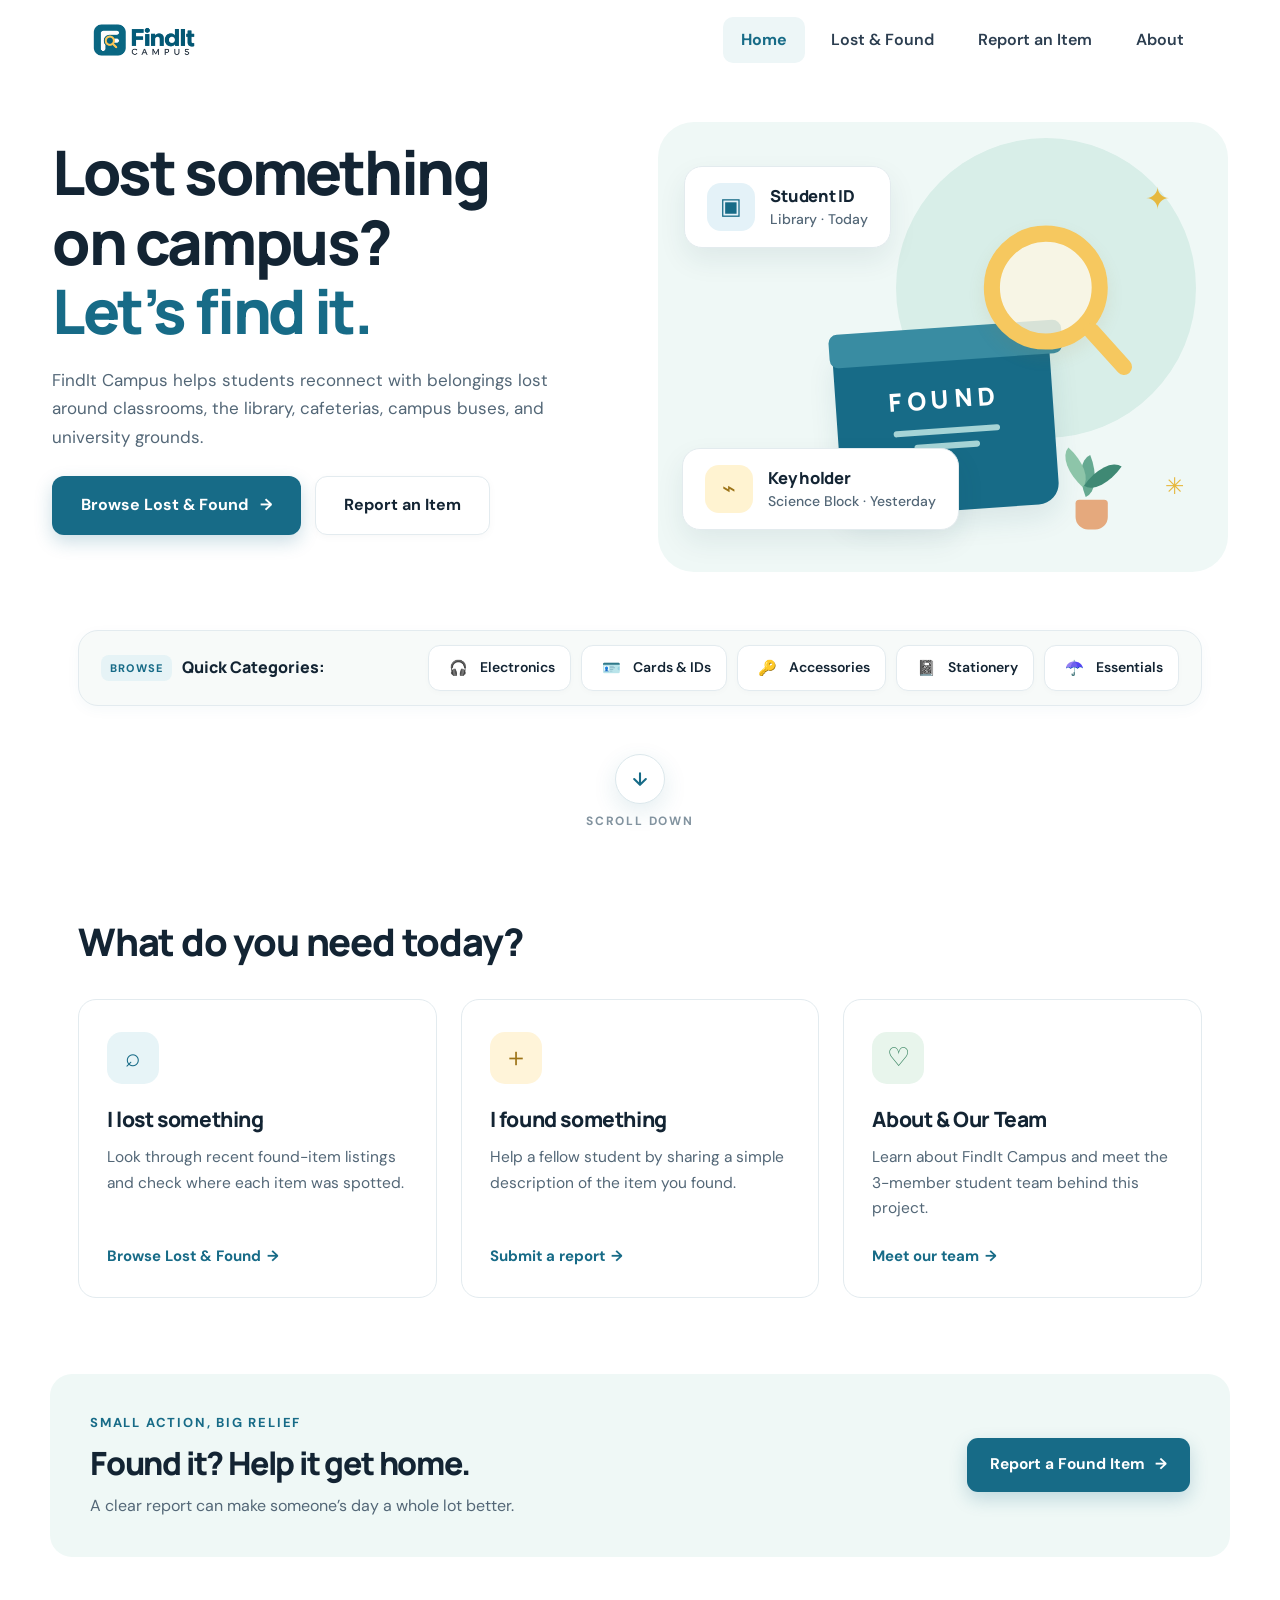
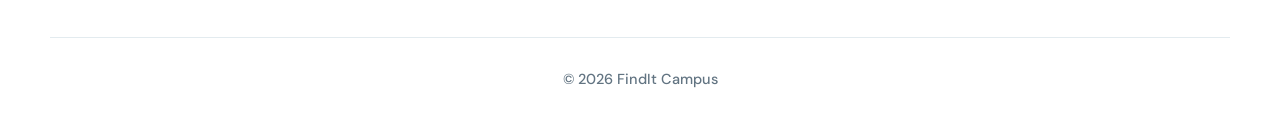
<file: index.html>
<!DOCTYPE html>
<html lang="en">
<head>
  <meta charset="UTF-8">
  <meta name="viewport" content="width=device-width, initial-scale=1.0">
  <title>FindIt Campus | Lost & Found</title>
  <link rel="icon" type="image/png" href="favicon.png">
  <link rel="stylesheet" href="style.css">
</head>
<body>
  <header class="site-header">
    <a class="brand" href="index.html"><img class="brand-logo" src="logo.png" alt="FindIt Campus"></a>
    <input type="checkbox" id="nav-toggle" class="nav-toggle" aria-label="Toggle navigation menu">
    <label for="nav-toggle" class="nav-toggle-btn" aria-label="Open navigation menu">
      <span class="nav-icon-bar"></span>
      <span class="nav-icon-bar"></span>
      <span class="nav-icon-bar"></span>
    </label>
    <label for="nav-toggle" class="nav-overlay" aria-hidden="true"></label>
    <nav aria-label="Main navigation">
      <a class="active" href="index.html">Home</a>
      <a href="items.html">Lost &amp; Found</a>
      <a href="report.html">Report an Item</a>
      <a href="about.html">About</a>
    </nav>
  </header>

  <main>
    <section class="hero">
      <div class="hero-copy">
        <h1>Lost something<br>on campus?<br><span>Let’s find it.</span></h1>
        <p class="hero-text">FindIt Campus helps students reconnect with belongings lost around classrooms, the library, cafeterias, campus buses, and university grounds.</p>
        <div class="hero-actions">
          <a class="button button-primary" href="items.html">Browse Lost &amp; Found <span>→</span></a>
          <a class="button button-light" href="report.html">Report an Item</a>
        </div>
      </div>
      <div class="hero-art" aria-label="Illustration of a lost-and-found box">
        <div class="sun"></div>
        <div class="floating-card card-one"><span class="mini-icon blue">▣</span><div><b>Student ID</b><small>Library · Today</small></div></div>
        <div class="floating-card card-two"><span class="mini-icon yellow">⌁</span><div><b>Key holder</b><small>Science Block · Yesterday</small></div></div>
        <div class="search-illustration">
          <div class="magnifier"></div>
          <div class="box-top"></div><div class="box-front"><span>FOUND</span><div class="box-line"></div><div class="box-line short"></div></div>
          <div class="plant"><i></i><i></i><i></i><b></b></div>
        </div>
        <span class="sparkle sparkle-a">✦</span><span class="sparkle sparkle-b">✳</span>
      </div>
    </section>

    <!-- Quick Categories Section -->
    <section class="section-wrap quick-categories-section" aria-label="Quick Categories">
      <div class="quick-categories-bar">
        <div class="categories-title">
          <span class="cat-title-badge">Browse</span>
          <h3>Quick Categories:</h3>
        </div>
        <div class="categories-list">
          <a class="category-chip" href="items.html">
            <span class="cat-chip-icon visual-blue">🎧</span>
            <span>Electronics</span>
          </a>
          <a class="category-chip" href="items.html">
            <span class="cat-chip-icon visual-yellow">🪪</span>
            <span>Cards & IDs</span>
          </a>
          <a class="category-chip" href="items.html">
            <span class="cat-chip-icon visual-green">🔑</span>
            <span>Accessories</span>
          </a>
          <a class="category-chip" href="items.html">
            <span class="cat-chip-icon visual-pink">📓</span>
            <span>Stationery</span>
          </a>
          <a class="category-chip" href="items.html">
            <span class="cat-chip-icon visual-lilac">☂️</span>
            <span>Essentials</span>
          </a>
        </div>
      </div>
    </section>

    <div class="scroll-down-wrap">
      <a href="#explore" class="scroll-down-btn" aria-label="Scroll down to explore">
        <span class="scroll-arrow-circle">
          <svg class="scroll-arrow-svg" width="20" height="20" viewBox="0 0 24 24" fill="none" stroke="currentColor" stroke-width="2.5" stroke-linecap="round" stroke-linejoin="round">
            <path d="M12 5v14M19 12l-7 7-7-7"/>
          </svg>
        </span>
        <span class="scroll-down-text">Scroll Down</span>
      </a>
    </div>

    <section id="explore" class="section-wrap section-block">
      <div class="section-heading">
        <h2>What do you need today?</h2>
      </div>
      <div class="choice-grid">
        <article class="choice-card">
          <div class="choice-icon icon-blue">⌕</div>
          <h3>I lost something</h3>
          <p>Look through recent found-item listings and check where each item was spotted.</p>
          <a href="items.html" class="text-link">Browse Lost &amp; Found <span>→</span></a>
        </article>
        <article class="choice-card">
          <div class="choice-icon icon-yellow">＋</div>
          <h3>I found something</h3>
          <p>Help a fellow student by sharing a simple description of the item you found.</p>
          <a href="report.html" class="text-link">Submit a report <span>→</span></a>
        </article>
        <article class="choice-card">
          <div class="choice-icon icon-green">♡</div>
          <h3>About & Our Team</h3>
          <p>Learn about FindIt Campus and meet the 3-member student team behind this project.</p>
          <a href="about.html#team" class="text-link">Meet our team <span>→</span></a>
        </article>
      </div>
    </section>

    <section class="cta section-wrap">
      <div><p class="eyebrow">Small action, big relief</p><h2>Found it? Help it get home.</h2><p>A clear report can make someone’s day a whole lot better.</p></div>
      <a class="button button-primary" href="report.html">Report a Found Item <span>→</span></a>
    </section>
  </main>

  <footer class="site-footer"><p>© 2026 FindIt Campus</p></footer>
</body>
</html>
</file>
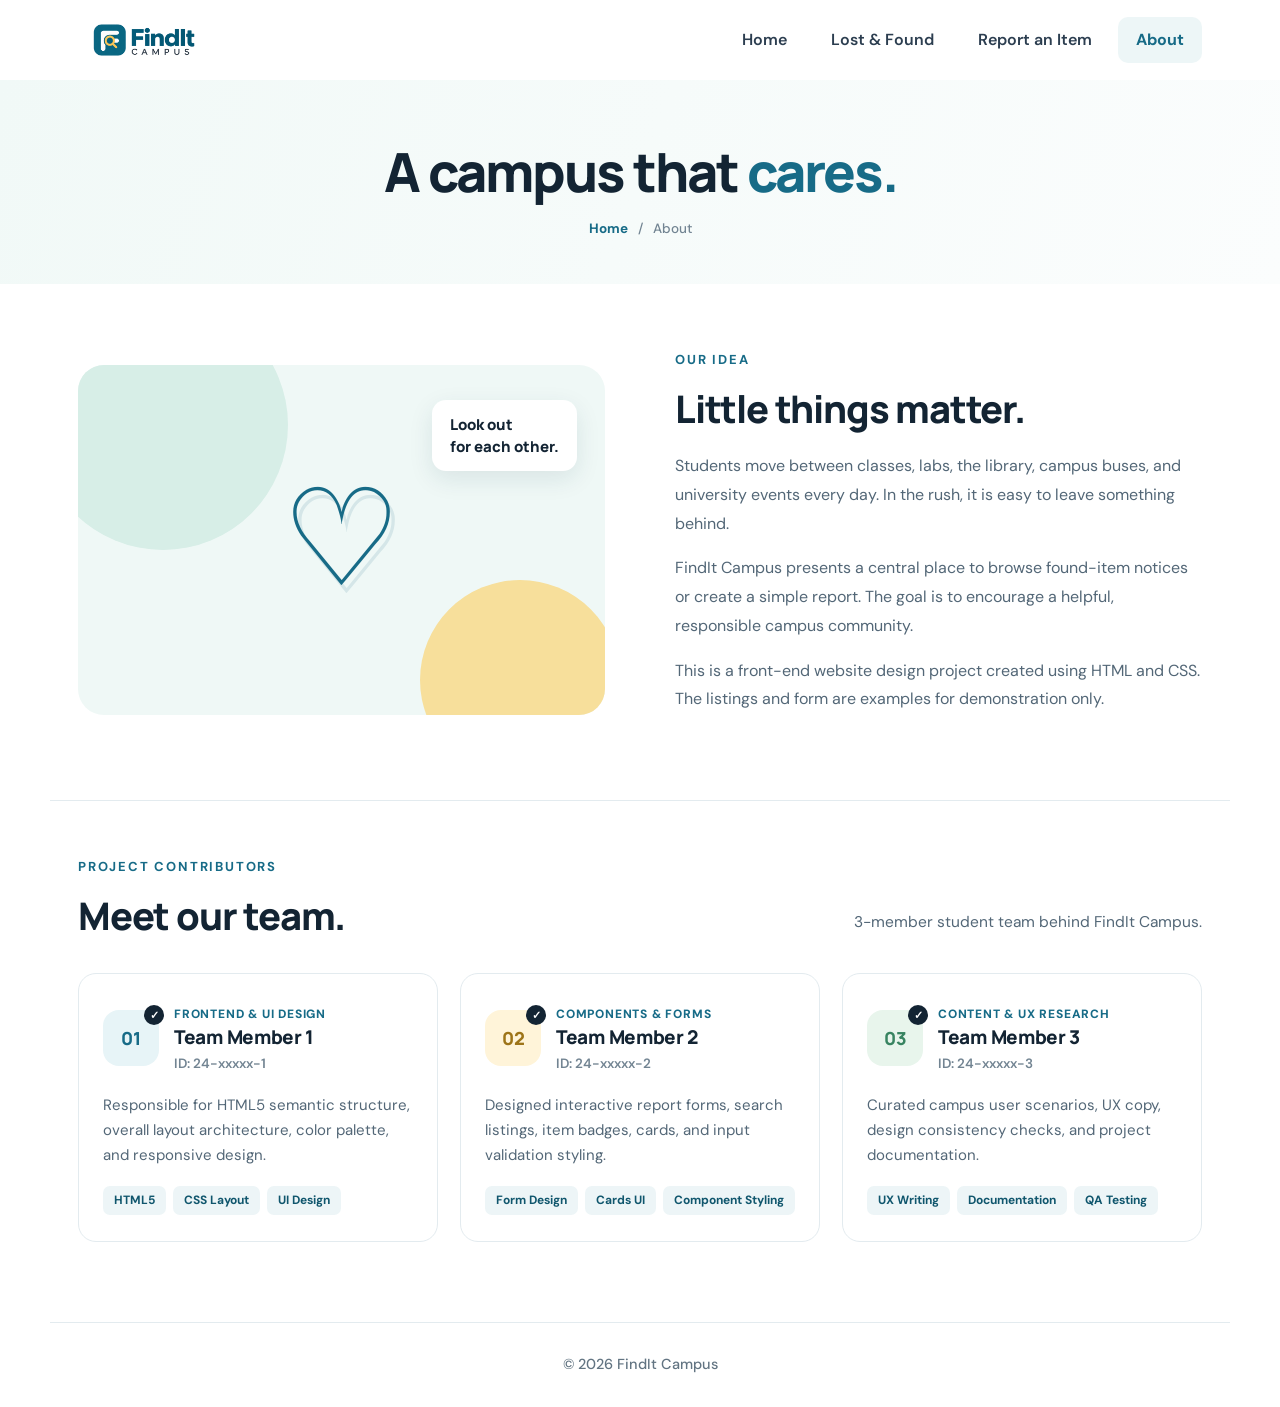
<file: about.html>
<!DOCTYPE html>
<html lang="en">
<head>
  <meta charset="UTF-8">
  <meta name="viewport" content="width=device-width, initial-scale=1.0">
  <title>About | FindIt Campus</title>
  <link rel="icon" type="image/png" href="favicon.png">
  <link rel="stylesheet" href="style.css">
</head>
<body>
  <header class="site-header">
    <a class="brand" href="index.html"><img class="brand-logo" src="logo.png" alt="FindIt Campus"></a>
    <input type="checkbox" id="nav-toggle" class="nav-toggle" aria-label="Toggle navigation menu">
    <label for="nav-toggle" class="nav-toggle-btn" aria-label="Open navigation menu">
      <span class="nav-icon-bar"></span>
      <span class="nav-icon-bar"></span>
      <span class="nav-icon-bar"></span>
    </label>
    <label for="nav-toggle" class="nav-overlay" aria-hidden="true"></label>
    <nav aria-label="Main navigation"><a href="index.html">Home</a><a href="items.html">Lost &amp; Found</a><a href="report.html">Report an Item</a><a class="active" href="about.html">About</a></nav>
  </header>
  <main>
    <section class="page-hero">
      <h1>A campus that <span>cares.</span></h1>
      <div class="breadcrumb"><a href="index.html">Home</a><span>/</span> About</div>
    </section>
    <section class="section-wrap about-story">
      <div class="about-art"><div class="circle circle-one"></div><div class="circle circle-two"></div><div class="big-heart">♡</div><div class="about-label">Look out<br>for each other.</div></div>
      <div class="about-copy"><p class="eyebrow">Our idea</p><h2>Little things matter.</h2><p>Students move between classes, labs, the library, campus buses, and university events every day. In the rush, it is easy to leave something behind.</p><p>FindIt Campus presents a central place to browse found-item notices or create a simple report. The goal is to encourage a helpful, responsible campus community.</p><p>This is a front-end website design project created using HTML and CSS. The listings and form are examples for demonstration only.</p></div>
    </section>

    <section class="section-wrap section-block team-section" id="team">
      <div class="section-heading">
        <div><p class="eyebrow">Project Contributors</p><h2>Meet our team.</h2></div>
        <p>3-member student team behind FindIt Campus.</p>
      </div>
      <div class="team-grid">
        <article class="team-card">
          <div class="team-header">
            <div class="team-avatar avatar-blue">
              <span>01</span>
              <span class="member-badge">✓</span>
            </div>
            <div class="team-meta">
              <span class="team-role">Frontend & UI Design</span>
              <h3>Team Member 1</h3>
              <p class="team-id">ID: 24-xxxxx-1</p>
            </div>
          </div>
          <p class="team-desc">Responsible for HTML5 semantic structure, overall layout architecture, color palette, and responsive design.</p>
          <div class="team-skills">
            <span class="skill-pill">HTML5</span>
            <span class="skill-pill">CSS Layout</span>
            <span class="skill-pill">UI Design</span>
          </div>
        </article>

        <article class="team-card">
          <div class="team-header">
            <div class="team-avatar avatar-yellow">
              <span>02</span>
              <span class="member-badge">✓</span>
            </div>
            <div class="team-meta">
              <span class="team-role">Components & Forms</span>
              <h3>Team Member 2</h3>
              <p class="team-id">ID: 24-xxxxx-2</p>
            </div>
          </div>
          <p class="team-desc">Designed interactive report forms, search listings, item badges, cards, and input validation styling.</p>
          <div class="team-skills">
            <span class="skill-pill">Form Design</span>
            <span class="skill-pill">Cards UI</span>
            <span class="skill-pill">Component Styling</span>
          </div>
        </article>

        <article class="team-card">
          <div class="team-header">
            <div class="team-avatar avatar-green">
              <span>03</span>
              <span class="member-badge">✓</span>
            </div>
            <div class="team-meta">
              <span class="team-role">Content & UX Research</span>
              <h3>Team Member 3</h3>
              <p class="team-id">ID: 24-xxxxx-3</p>
            </div>
          </div>
          <p class="team-desc">Curated campus user scenarios, UX copy, design consistency checks, and project documentation.</p>
          <div class="team-skills">
            <span class="skill-pill">UX Writing</span>
            <span class="skill-pill">Documentation</span>
            <span class="skill-pill">QA Testing</span>
          </div>
        </article>
      </div>
    </section>
  </main>
  <footer class="site-footer"><p>© 2026 FindIt Campus</p></footer>
</body>
</html>
</file>
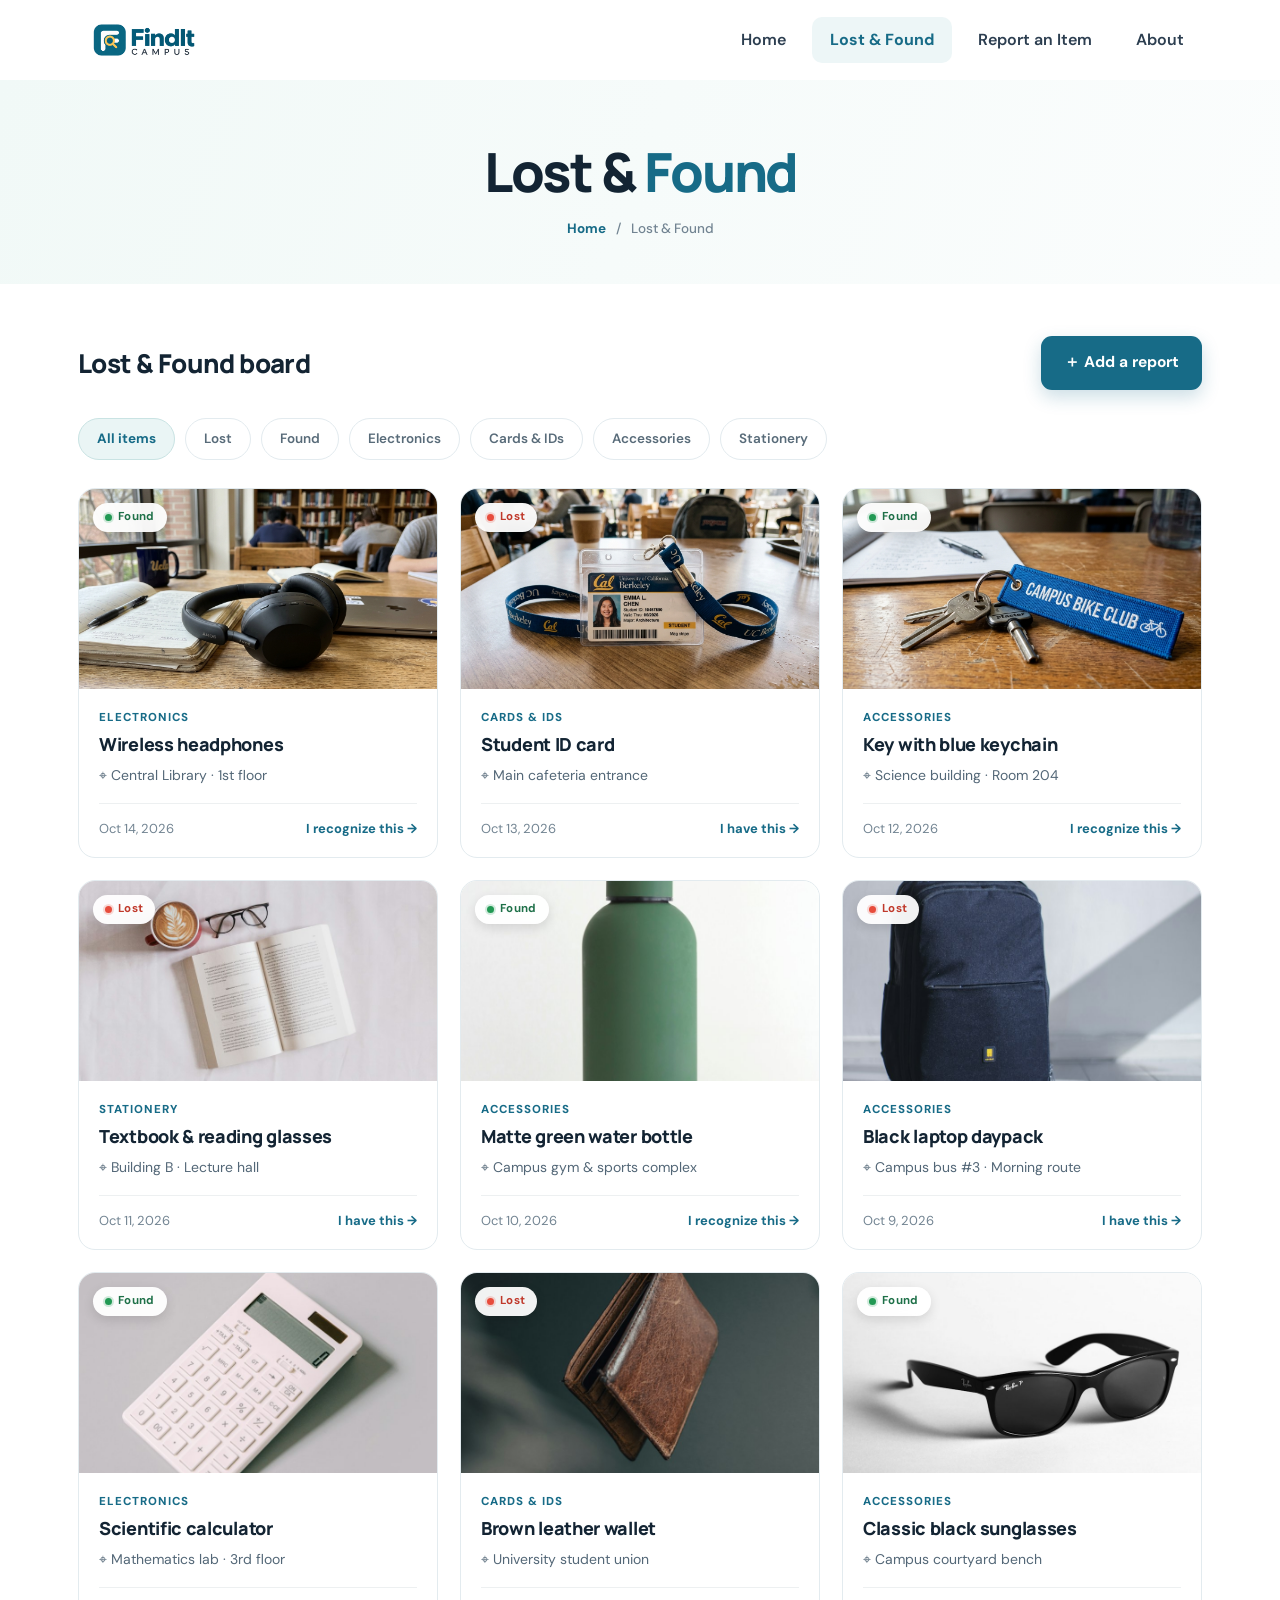
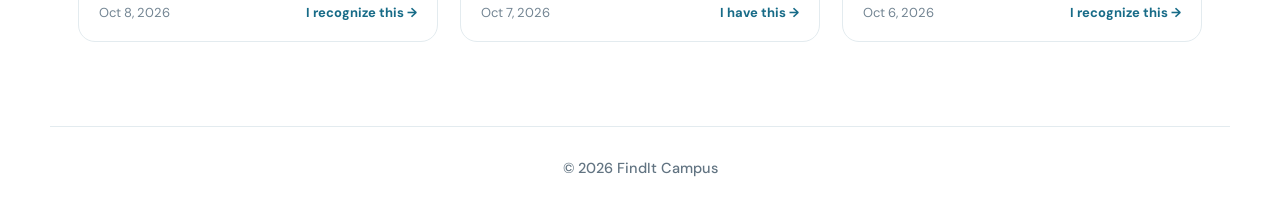
<file: items.html>
<!DOCTYPE html>
<html lang="en">
<head>
  <meta charset="UTF-8">
  <meta name="viewport" content="width=device-width, initial-scale=1.0">
  <title>Lost &amp; Found | FindIt Campus</title>
  <link rel="icon" type="image/png" href="favicon.png">
  <link rel="stylesheet" href="style.css">
</head>
<body>
  <header class="site-header">
    <a class="brand" href="index.html"><img class="brand-logo" src="logo.png" alt="FindIt Campus"></a>
    <input type="checkbox" id="nav-toggle" class="nav-toggle" aria-label="Toggle navigation menu">
    <label for="nav-toggle" class="nav-toggle-btn" aria-label="Open navigation menu">
      <span class="nav-icon-bar"></span>
      <span class="nav-icon-bar"></span>
      <span class="nav-icon-bar"></span>
    </label>
    <label for="nav-toggle" class="nav-overlay" aria-hidden="true"></label>
    <nav aria-label="Main navigation"><a href="index.html">Home</a><a class="active" href="items.html">Lost &amp; Found</a><a href="report.html">Report an Item</a><a href="about.html">About</a></nav>
  </header>
  <main>
    <section class="page-hero">
      <h1>Lost &amp; <span>Found</span></h1>
      <div class="breadcrumb"><a href="index.html">Home</a><span>/</span> Lost &amp; Found</div>
    </section>
    <section class="section-wrap listing-section">
      <div class="listing-top"><h2>Lost &amp; Found board</h2><a class="button button-primary" href="report.html">＋ Add a report</a></div>
      <div class="filter-chips"><span class="chip selected">All items</span><span class="chip">Lost</span><span class="chip">Found</span><span class="chip">Electronics</span><span class="chip">Cards &amp; IDs</span><span class="chip">Accessories</span><span class="chip">Stationery</span></div>
      <div class="item-grid">
        <article class="item-card">
          <div class="item-visual">
            <img src="images/headphones.jpg" alt="Wireless headphones" class="item-img" loading="lazy">
            <span class="status status-found">Found</span>
          </div>
          <div class="item-info">
            <div class="item-type">ELECTRONICS</div>
            <h3>Wireless headphones</h3>
            <p class="item-place">⌖ Central Library · 1st floor</p>
            <div class="item-bottom"><span>Oct 14, 2026</span><a href="report.html">I recognize this →</a></div>
          </div>
        </article>
        <article class="item-card">
          <div class="item-visual">
            <img src="images/id-card.jpg" alt="Student ID card" class="item-img" loading="lazy">
            <span class="status status-lost">Lost</span>
          </div>
          <div class="item-info">
            <div class="item-type">CARDS &amp; IDs</div>
            <h3>Student ID card</h3>
            <p class="item-place">⌖ Main cafeteria entrance</p>
            <div class="item-bottom"><span>Oct 13, 2026</span><a href="report.html">I have this →</a></div>
          </div>
        </article>
        <article class="item-card">
          <div class="item-visual">
            <img src="images/keys.jpg" alt="Key with blue keychain" class="item-img" loading="lazy">
            <span class="status status-found">Found</span>
          </div>
          <div class="item-info">
            <div class="item-type">ACCESSORIES</div>
            <h3>Key with blue keychain</h3>
            <p class="item-place">⌖ Science building · Room 204</p>
            <div class="item-bottom"><span>Oct 12, 2026</span><a href="report.html">I recognize this →</a></div>
          </div>
        </article>
        <article class="item-card">
          <div class="item-visual">
            <img src="images/notebook.jpg" alt="Textbook and reading glasses" class="item-img" loading="lazy">
            <span class="status status-lost">Lost</span>
          </div>
          <div class="item-info">
            <div class="item-type">STATIONERY</div>
            <h3>Textbook &amp; reading glasses</h3>
            <p class="item-place">⌖ Building B · Lecture hall</p>
            <div class="item-bottom"><span>Oct 11, 2026</span><a href="report.html">I have this →</a></div>
          </div>
        </article>
        <article class="item-card">
          <div class="item-visual">
            <img src="images/bottle.jpg" alt="Matte green water bottle" class="item-img" loading="lazy">
            <span class="status status-found">Found</span>
          </div>
          <div class="item-info">
            <div class="item-type">ACCESSORIES</div>
            <h3>Matte green water bottle</h3>
            <p class="item-place">⌖ Campus gym &amp; sports complex</p>
            <div class="item-bottom"><span>Oct 10, 2026</span><a href="report.html">I recognize this →</a></div>
          </div>
        </article>
        <article class="item-card">
          <div class="item-visual">
            <img src="images/backpack.jpg" alt="Black laptop backpack" class="item-img" loading="lazy">
            <span class="status status-lost">Lost</span>
          </div>
          <div class="item-info">
            <div class="item-type">ACCESSORIES</div>
            <h3>Black laptop daypack</h3>
            <p class="item-place">⌖ Campus bus #3 · Morning route</p>
            <div class="item-bottom"><span>Oct 9, 2026</span><a href="report.html">I have this →</a></div>
          </div>
        </article>
        <article class="item-card">
          <div class="item-visual">
            <img src="images/calculator.jpg" alt="Scientific study calculator" class="item-img" loading="lazy">
            <span class="status status-found">Found</span>
          </div>
          <div class="item-info">
            <div class="item-type">ELECTRONICS</div>
            <h3>Scientific calculator</h3>
            <p class="item-place">⌖ Mathematics lab · 3rd floor</p>
            <div class="item-bottom"><span>Oct 8, 2026</span><a href="report.html">I recognize this →</a></div>
          </div>
        </article>
        <article class="item-card">
          <div class="item-visual">
            <img src="images/wallet.jpg" alt="Brown leather wallet" class="item-img" loading="lazy">
            <span class="status status-lost">Lost</span>
          </div>
          <div class="item-info">
            <div class="item-type">CARDS &amp; IDs</div>
            <h3>Brown leather wallet</h3>
            <p class="item-place">⌖ University student union</p>
            <div class="item-bottom"><span>Oct 7, 2026</span><a href="report.html">I have this →</a></div>
          </div>
        </article>
        <article class="item-card">
          <div class="item-visual">
            <img src="images/glasses.jpg" alt="Classic black sunglasses" class="item-img" loading="lazy">
            <span class="status status-found">Found</span>
          </div>
          <div class="item-info">
            <div class="item-type">ACCESSORIES</div>
            <h3>Classic black sunglasses</h3>
            <p class="item-place">⌖ Campus courtyard bench</p>
            <div class="item-bottom"><span>Oct 6, 2026</span><a href="report.html">I recognize this →</a></div>
          </div>
        </article>
      </div>
    </section>
  </main>
  <footer class="site-footer"><p>© 2026 FindIt Campus</p></footer>
</body>
</html>
</file>
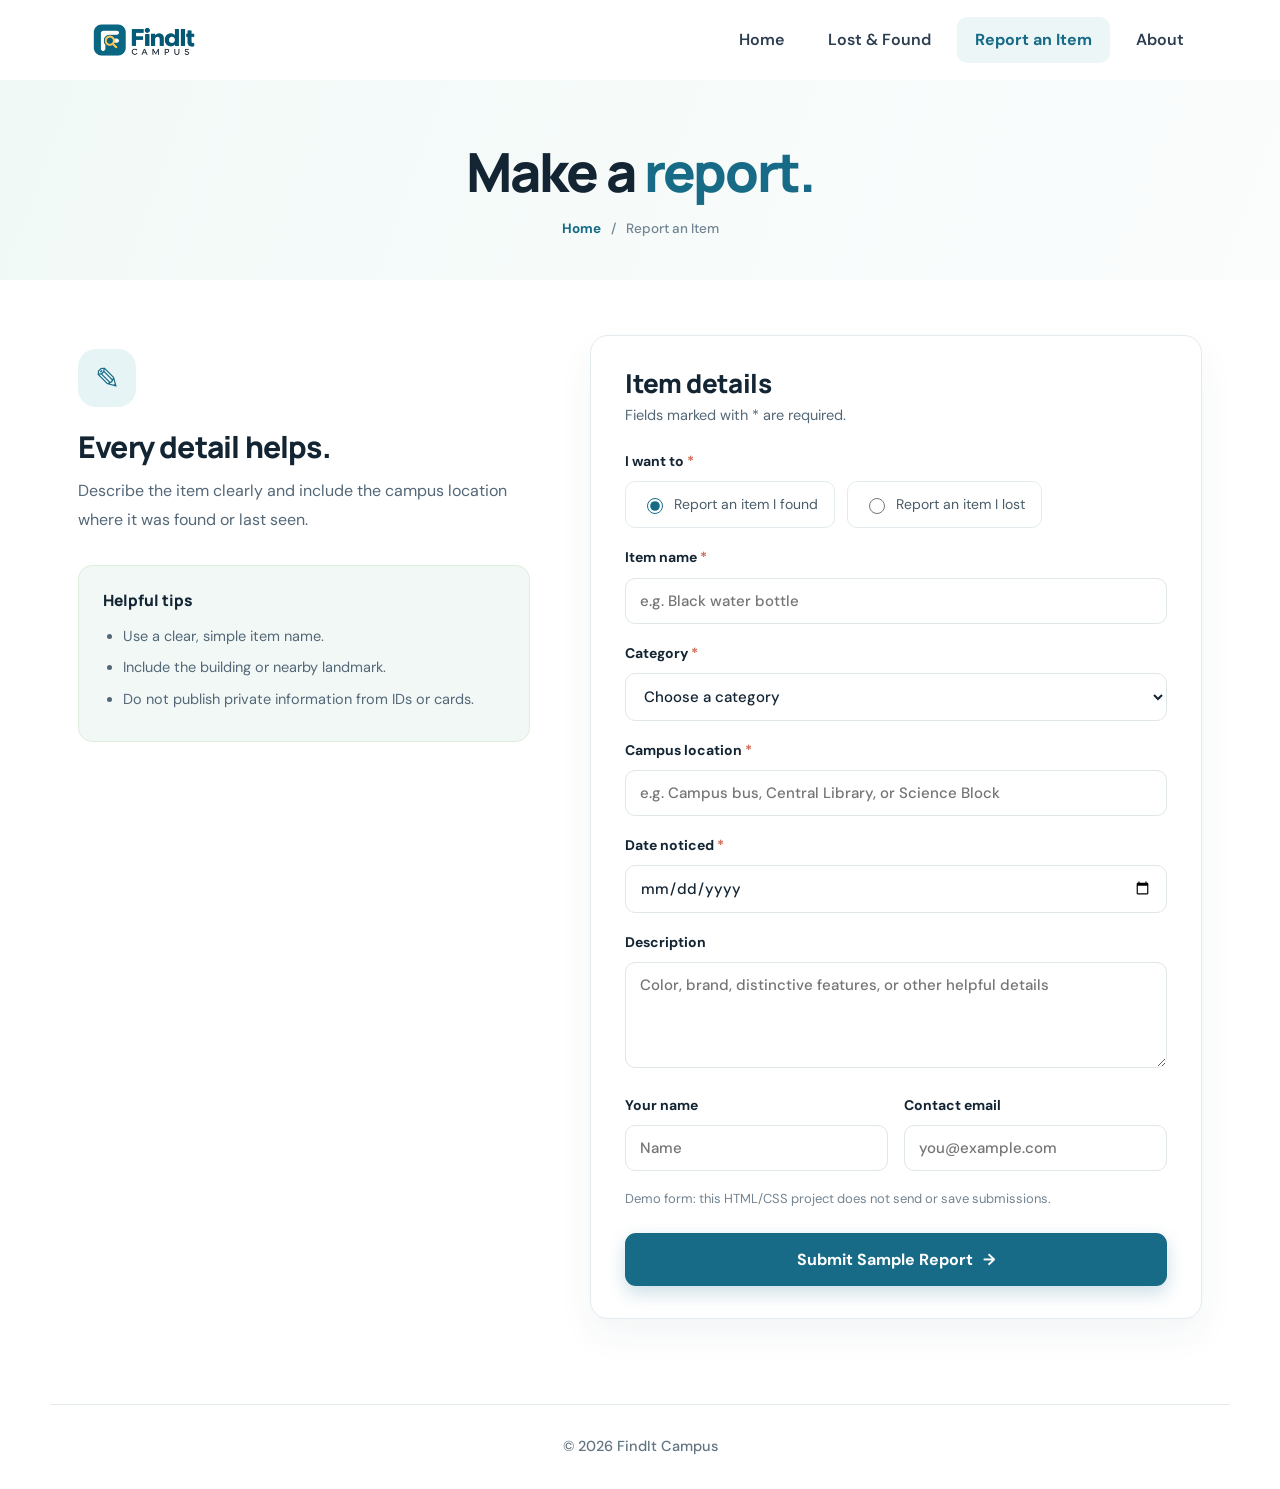
<file: report.html>
<!DOCTYPE html>
<html lang="en">
<head>
  <meta charset="UTF-8">
  <meta name="viewport" content="width=device-width, initial-scale=1.0">
  <title>Report an Item | FindIt Campus</title>
  <link rel="icon" type="image/png" href="favicon.png">
  <link rel="stylesheet" href="style.css">
</head>
<body>
  <header class="site-header">
    <a class="brand" href="index.html"><img class="brand-logo" src="logo.png" alt="FindIt Campus"></a>
    <input type="checkbox" id="nav-toggle" class="nav-toggle" aria-label="Toggle navigation menu">
    <label for="nav-toggle" class="nav-toggle-btn" aria-label="Open navigation menu">
      <span class="nav-icon-bar"></span>
      <span class="nav-icon-bar"></span>
      <span class="nav-icon-bar"></span>
    </label>
    <label for="nav-toggle" class="nav-overlay" aria-hidden="true"></label>
    <nav aria-label="Main navigation"><a href="index.html">Home</a><a href="items.html">Lost &amp; Found</a><a class="active" href="report.html">Report an Item</a><a href="about.html">About</a></nav>
  </header>
  <main>
    <section class="page-hero compact">
      <h1>Make a <span>report.</span></h1>
      <div class="breadcrumb"><a href="index.html">Home</a><span>/</span> Report an Item</div>
    </section>
    <section class="section-wrap report-layout">
      <div class="report-intro"><div class="report-symbol">✎</div><h2>Every detail helps.</h2><p>Describe the item clearly and include the campus location where it was found or last seen.</p>
        <div class="tip-box"><strong>Helpful tips</strong><ul><li>Use a clear, simple item name.</li><li>Include the building or nearby landmark.</li><li>Do not publish private information from IDs or cards.</li></ul></div>
      </div>
      <form class="report-form" action="#" method="get">
        <div class="form-heading"><h2>Item details</h2><p>Fields marked with * are required.</p></div>
        <label for="report-type">I want to <span>*</span></label>
        <div class="radio-row"><label class="radio-option"><input type="radio" name="report-type" value="found" checked> Report an item I found</label><label class="radio-option"><input type="radio" name="report-type" value="lost"> Report an item I lost</label></div>
        <label for="item-name">Item name <span>*</span></label><input id="item-name" name="item-name" type="text" placeholder="e.g. Black water bottle" required>
        <label for="category">Category <span>*</span></label><select id="category" name="category" required><option value="">Choose a category</option><option>Electronics</option><option>Cards & IDs</option><option>Accessories</option><option>Stationery</option><option>Other</option></select>
        <label for="location">Campus location <span>*</span></label><input id="location" name="location" type="text" placeholder="e.g. Campus bus, Central Library, or Science Block" required>
        <label for="date">Date noticed <span>*</span></label><input id="date" name="date" type="date" required>
        <label for="description">Description</label><textarea id="description" name="description" rows="4" placeholder="Color, brand, distinctive features, or other helpful details"></textarea>
        <div class="form-two"><div><label for="contact-name">Your name</label><input id="contact-name" name="contact-name" type="text" placeholder="Name"></div><div><label for="contact-email">Contact email</label><input id="contact-email" name="contact-email" type="email" placeholder="you@example.com"></div></div>
        <p class="form-note">Demo form: this HTML/CSS project does not send or save submissions.</p>
        <button class="button button-primary submit-button" type="submit">Submit Sample Report <span>→</span></button>
      </form>
    </section>
  </main>
  <footer class="site-footer"><p>© 2026 FindIt Campus</p></footer>
</body>
</html>
</file>
<file: style.css>
@import url('https://fonts.googleapis.com/css2?family=DM+Sans:wght@400;500;600;700&family=Manrope:wght@400;500;600;700;800&display=swap');

:root {
  --ink: #132433;
  --text: #394b59;
  --muted: #536777;
  --muted-light: #728492;
  --blue: #176b87;
  --blue-dark: #10566d;
  --blue-light: #edf6f7;
  --mint: #eaf6f3;
  --line: #e3ebef;
  --paper: #fbfdfd;
  --yellow: #f6c85f;
  --font-heading: 'Manrope', -apple-system, BlinkMacSystemFont, 'Segoe UI', Roboto, sans-serif;
  --font-body: 'DM Sans', -apple-system, BlinkMacSystemFont, 'Segoe UI', Roboto, sans-serif;
}

* {
  box-sizing: border-box;
}

html {
  scroll-behavior: smooth;
  -webkit-font-smoothing: antialiased;
  -moz-osx-font-smoothing: grayscale;
  text-rendering: optimizeLegibility;
}

body {
  margin: 0;
  background: #ffffff;
  color: var(--text);
  font-family: var(--font-body);
  font-size: 16px;
  line-height: 1.65;
}

h1, h2, h3, h4, h5, h6 {
  color: var(--ink);
  font-family: var(--font-heading);
  font-weight: 800;
  line-height: 1.2;
}

p {
  margin-top: 0;
}

a {
  color: inherit;
  text-decoration: none;
}

/* ==========================================================================
   Header & Navigation
   ========================================================================== */
.site-header {
  height: 80px;
  max-width: 1180px;
  padding: 0 28px;
  margin: auto;
  display: flex;
  align-items: center;
  justify-content: space-between;
  gap: 24px;
}

.brand {
  display: flex;
  align-items: center;
  gap: 12px;
  font-family: var(--font-heading);
  font-size: 21px;
  font-weight: 800;
  letter-spacing: -0.6px;
  white-space: nowrap;
}

.brand-logo {
  height: 44px;
  width: auto;
  display: block;
  object-fit: contain;
  transition: transform 0.2s ease;
}

.brand:hover .brand-logo {
  transform: scale(1.02);
}

.brand small {
  display: block;
  color: var(--muted-light);
  font: 600 11px var(--font-body);
  letter-spacing: 1.8px;
  text-transform: uppercase;
  margin-top: -4px;
}

.brand-mark {
  display: grid;
  place-items: center;
  background: var(--blue);
  color: white;
  width: 40px;
  height: 40px;
  border-radius: 13px;
  font-weight: 800;
  font-size: 22px;
  box-shadow: 0 6px 14px rgba(23, 107, 135, 0.16);
}

.site-header nav {
  display: flex;
  align-items: center;
  gap: 8px;
}

.site-header nav a {
  padding: 10px 18px;
  color: #2c3e50;
  font-weight: 600;
  font-size: 16px;
  border-radius: 10px;
  transition: all 0.2s ease;
}

.site-header nav a:hover,
.site-header nav a.active {
  background: var(--blue-light);
  color: var(--blue);
  font-weight: 700;
}

.nav-toggle,
.nav-toggle-btn,
.nav-overlay {
  display: none;
}

/* ==========================================================================
   Hero Section
   ========================================================================== */
.hero {
  max-width: 1240px;
  margin: 0 auto;
  padding: 42px 32px 30px;
  display: grid;
  grid-template-columns: 1fr 1.02fr;
  align-items: center;
  gap: 48px;
  box-sizing: border-box;
}

.hero-copy {
  display: flex;
  flex-direction: column;
  justify-content: center;
  margin-bottom: 0;
}

.eyebrow {
  color: var(--blue);
  font-size: 13px;
  font-weight: 700;
  text-transform: uppercase;
  letter-spacing: 1.8px;
  margin: 0 0 14px;
}

.hero h1 {
  font-family: var(--font-heading);
  font-size: clamp(48px, 4.8vw, 68px);
  letter-spacing: -2.4px;
  line-height: 1.13;
  margin: 0 0 20px;
  font-weight: 800;
  color: var(--ink);
}

.page-hero h1 {
  font-family: var(--font-heading);
  font-size: clamp(40px, 4.4vw, 56px);
  letter-spacing: -2px;
  line-height: 1.14;
  margin: 0 0 20px;
  font-weight: 800;
  color: var(--ink);
}

.hero h1 span,
.page-hero h1 span {
  color: var(--blue);
}

.hero-text {
  max-width: 540px;
  color: var(--muted);
  font-size: clamp(17px, 1.3vw, 20px);
  line-height: 1.7;
  margin: 0 0 24px;
}

.hero-actions {
  display: flex;
  flex-wrap: wrap;
  gap: 14px;
  margin-bottom: 22px;
}

.hero-actions .button {
  padding: 15px 28px;
  font-size: 16px;
  border-radius: 12px;
  gap: 12px;
}

/* ==========================================================================
   Buttons & Tags
   ========================================================================== */
.button {
  display: inline-flex;
  justify-content: center;
  align-items: center;
  gap: 10px;
  padding: 13px 22px;
  border-radius: 11px;
  font-family: var(--font-body);
  font-weight: 700;
  font-size: 15.5px;
  border: 1px solid transparent;
  cursor: pointer;
  transition: transform 0.2s ease, background 0.2s ease, box-shadow 0.2s ease;
}

.button:hover {
  transform: translateY(-2px);
}

.button-primary {
  background: var(--blue);
  color: #fff;
  box-shadow: 0 7px 18px rgba(23, 107, 135, 0.22);
}

.button-primary:hover {
  background: var(--blue-dark);
}

.button-light {
  background: #fff;
  border-color: var(--line);
  color: var(--ink);
  box-shadow: 0 2px 8px rgba(0, 0, 0, 0.03);
}

.button-light:hover {
  background: #f7fafb;
  border-color: #cbd9de;
}

.trust-note {
  display: inline-flex;
  align-items: center;
  gap: 10px;
  margin-top: 0;
  color: #556775;
  font-size: 14.5px;
  font-weight: 500;
}

.check {
  display: grid;
  place-items: center;
  width: 22px;
  height: 22px;
  border-radius: 50%;
  background: #e5f4ec;
  color: #28875b;
  font-weight: 700;
  font-size: 13px;
  flex-shrink: 0;
}

/* ==========================================================================
   Hero Art & Illustration
   ========================================================================== */
.hero-art {
  height: clamp(420px, 50vh, 480px);
  max-height: 485px;
  position: relative;
  border-radius: 36px;
  background: #eff8f6;
  overflow: hidden;
  display: grid;
  place-items: center;
}

.sun {
  position: absolute;
  width: 300px;
  height: 300px;
  border-radius: 50%;
  background: #d8eee8;
  right: 32px;
  top: 16px;
}

.search-illustration {
  position: relative;
  width: 265px;
  height: 245px;
  margin-top: 60px;
  transform: scale(1.24);
  transform-origin: center;
}

.box-front {
  position: absolute;
  bottom: 15px;
  left: 47px;
  width: 175px;
  height: 135px;
  background: #176b87;
  border-radius: 9px 9px 17px 17px;
  transform: rotate(-4deg);
  box-shadow: 0 10px 22px rgba(22, 79, 96, 0.10);
  display: flex;
  flex-direction: column;
  align-items: center;
  padding-top: 31px;
  color: #fff;
  font: 800 20px var(--font-heading);
  letter-spacing: 4px;
}

.box-top {
  position: absolute;
  bottom: 136px;
  left: 40px;
  width: 188px;
  height: 27px;
  background: #398ca2;
  transform: rotate(-4deg);
  border-radius: 7px;
  z-index: 2;
}

.box-line {
  width: 86px;
  height: 5px;
  background: #a6d4d6;
  border-radius: 5px;
  margin-top: 10px;
}

.box-line.short {
  width: 53px;
  margin-top: 7px;
}

.magnifier {
  position: absolute;
  z-index: 3;
  width: 100px;
  height: 100px;
  border: 13px solid #f6c85f;
  border-radius: 50%;
  right: 0;
  top: 0;
  background: rgba(255, 248, 229, 0.8);
  box-shadow: 0 6px 14px rgba(158, 122, 45, 0.10);
}

.magnifier:after {
  content: '';
  position: absolute;
  width: 52px;
  height: 13px;
  background: #f6c85f;
  border-radius: 10px;
  right: -39px;
  bottom: -19px;
  transform: rotate(48deg);
}

.plant {
  position: absolute;
  bottom: 0;
  right: -8px;
  width: 45px;
  height: 62px;
}

.plant b {
  position: absolute;
  bottom: 0;
  left: 11px;
  width: 26px;
  height: 24px;
  background: #e5a97d;
  border-radius: 3px 3px 10px 10px;
}

.plant i {
  position: absolute;
  bottom: 28px;
  left: 13px;
  width: 16px;
  height: 30px;
  border-radius: 100% 0 100% 0;
  background: #65a991;
  transform: rotate(-22deg);
}

.plant i:nth-child(2) {
  left: 25px;
  transform: rotate(35deg);
  background: #3f8974;
}

.plant i:nth-child(3) {
  left: 3px;
  bottom: 35px;
  transform: rotate(-48deg);
  background: #8dc5a9;
}

.floating-card {
  position: absolute;
  z-index: 4;
  background: #fff;
  border: 1px solid #e3ebee;
  box-shadow: 0 12px 28px rgba(21, 63, 76, 0.08);
  border-radius: 18px;
  padding: 16px 22px;
  display: flex;
  align-items: center;
  gap: 15px;
  transition: transform 0.2s ease, box-shadow 0.2s ease;
}

.floating-card:hover {
  transform: translateY(-3px);
  box-shadow: 0 16px 34px rgba(21, 63, 76, 0.12);
}

.floating-card b {
  display: block;
  font-size: 16.5px;
  font-family: var(--font-heading);
  font-weight: 800;
  letter-spacing: -0.3px;
  color: var(--ink);
  line-height: 1.25;
}

.floating-card small {
  display: block;
  font-size: 14px;
  font-weight: 500;
  color: var(--muted);
  margin-top: 4px;
  line-height: 1.2;
}

.card-one {
  top: 44px;
  left: 26px;
}

.card-two {
  bottom: 42px;
  left: 24px;
}

.mini-icon {
  display: grid;
  place-items: center;
  width: 48px;
  height: 48px;
  border-radius: 14px;
  font-size: 23px;
  flex-shrink: 0;
}

.mini-icon.blue {
  background: #e4f2f8;
  color: #176b87;
}

.mini-icon.yellow {
  background: #fff3d1;
  color: #9d7418;
}

.sparkle {
  position: absolute;
  color: #e6b83f;
}

.sparkle-a {
  top: 52px;
  right: 58px;
  font-size: 30px;
}

.sparkle-b {
  bottom: 66px;
  right: 44px;
  font-size: 23px;
}

/* ==========================================================================
   Quick Categories Section
   ========================================================================== */
.quick-categories-section {
  padding-top: 28px;
  padding-bottom: 22px;
}

.quick-categories-bar {
  background: #f7faf9;
  border: 1px solid var(--line);
  border-radius: 20px;
  padding: 14px 22px;
  display: flex;
  align-items: center;
  justify-content: space-between;
  gap: 20px;
  box-shadow: 0 4px 14px rgba(23, 107, 135, 0.04);
}

.categories-title {
  display: flex;
  align-items: center;
  gap: 10px;
  flex-shrink: 0;
}

.cat-title-badge {
  font-size: 11px;
  font-weight: 800;
  letter-spacing: 1.2px;
  text-transform: uppercase;
  color: var(--blue);
  background: #e6f3f6;
  padding: 4px 9px;
  border-radius: 8px;
}

.categories-title h3 {
  font-family: var(--font-heading);
  font-size: 16px;
  font-weight: 800;
  color: var(--ink);
  margin: 0;
  white-space: nowrap;
}

.categories-list {
  display: flex;
  align-items: center;
  flex-wrap: wrap;
  gap: 10px;
}

.category-chip {
  display: inline-flex;
  align-items: center;
  gap: 8px;
  padding: 8px 15px;
  background: #ffffff;
  border: 1px solid var(--line);
  border-radius: 12px;
  font-family: var(--font-body);
  font-size: 14px;
  font-weight: 600;
  color: var(--ink);
  transition: all 0.2s ease;
  box-shadow: 0 2px 6px rgba(0, 0, 0, 0.02);
}

.category-chip:hover {
  transform: translateY(-2px);
  border-color: #bad3db;
  color: var(--blue);
  box-shadow: 0 6px 16px rgba(23, 107, 135, 0.1);
}

.cat-chip-icon {
  width: 28px;
  height: 28px;
  border-radius: 8px;
  display: grid;
  place-items: center;
  font-size: 15px;
  flex-shrink: 0;
}

/* ==========================================================================
   Scroll Down Button
   ========================================================================== */
.scroll-down-wrap {
  display: flex;
  justify-content: center;
  align-items: center;
  padding: 26px 0 36px;
  position: relative;
  z-index: 5;
}

.scroll-down-btn {
  display: inline-flex;
  flex-direction: column;
  align-items: center;
  gap: 8px;
  color: #7e8f9b;
  text-decoration: none;
  cursor: pointer;
  transition: color 0.25s ease;
}

.scroll-down-btn:hover {
  color: var(--blue);
}

.scroll-arrow-circle {
  width: 50px;
  height: 50px;
  border-radius: 50%;
  background: #fff;
  border: 1.5px solid #dce8ec;
  display: grid;
  place-items: center;
  color: var(--blue);
  box-shadow: 0 8px 24px rgba(23, 107, 135, 0.12);
  animation: scrollBtnBounce 2.2s cubic-bezier(0.45, 0.05, 0.55, 0.95) infinite;
  transition: all 0.25s ease;
}

.scroll-down-btn:hover .scroll-arrow-circle {
  background: #edf8f6;
  border-color: var(--blue);
  box-shadow: 0 12px 28px rgba(23, 107, 135, 0.18);
  transform: translateY(3px);
}

.scroll-arrow-svg {
  animation: arrowGlide 2.2s ease-in-out infinite;
}

.scroll-down-text {
  font-family: var(--font-body);
  font-size: 12px;
  font-weight: 700;
  letter-spacing: 1.8px;
  text-transform: uppercase;
  color: #82939f;
  transition: color 0.25s ease;
}

.scroll-down-btn:hover .scroll-down-text {
  color: var(--blue);
}

@keyframes scrollBtnBounce {
  0%, 100% { transform: translateY(0); }
  50% { transform: translateY(8px); }
}

@keyframes arrowGlide {
  0%, 100% { transform: translateY(-2px); }
  50% { transform: translateY(3px); }
}

/* ==========================================================================
   Common Sections & Choice Cards
   ========================================================================== */
.section-wrap {
  max-width: 1180px;
  padding-left: 28px;
  padding-right: 28px;
  margin-left: auto;
  margin-right: auto;
}

.section-block {
  padding-top: 64px;
  padding-bottom: 76px;
}

#explore.section-block {
  padding-top: 50px;
}

.section-heading {
  display: flex;
  justify-content: space-between;
  align-items: flex-end;
  gap: 25px;
  margin-bottom: 34px;
}

.section-heading h2,
.cta h2,
.about-copy h2 {
  font-family: var(--font-heading);
  font-weight: 800;
  font-size: clamp(32px, 3.2vw, 38px);
  line-height: 1.24;
  letter-spacing: -1.2px;
  margin: 0;
  color: var(--ink);
}

.section-heading > p {
  color: var(--muted);
  font-size: 15.5px;
  margin: 0 0 5px;
  line-height: 1.5;
}

.choice-grid {
  display: grid;
  grid-template-columns: repeat(3, 1fr);
  gap: 24px;
}

.choice-card {
  border: 1px solid var(--line);
  border-radius: 18px;
  padding: 32px 28px 28px;
  background: #ffffff;
  transition: transform 0.25s ease, box-shadow 0.25s ease, border-color 0.25s ease;
  display: flex;
  flex-direction: column;
}

.choice-card:hover,
.item-card:hover {
  transform: translateY(-4px);
  box-shadow: 0 18px 38px rgba(25, 61, 76, 0.08);
  border-color: #d6e4e8;
}

.choice-icon {
  width: 52px;
  height: 52px;
  border-radius: 15px;
  display: grid;
  place-items: center;
  font-size: 26px;
  margin-bottom: 22px;
  flex-shrink: 0;
}

.icon-blue {
  background: #e7f4f7;
  color: var(--blue);
}

.icon-yellow {
  background: #fff4d9;
  color: #9d7418;
}

.icon-green {
  background: #e8f5ec;
  color: #388461;
}

.choice-card h3,
.value-card h3 {
  font-family: var(--font-heading);
  font-weight: 800;
  font-size: 21px;
  line-height: 1.3;
  letter-spacing: -0.4px;
  margin: 0 0 12px;
  color: var(--ink);
}

.choice-card p,
.value-card p {
  color: var(--muted);
  font-size: 15.5px;
  line-height: 1.65;
  margin: 0 0 22px;
  flex-grow: 1;
}

.text-link {
  font-size: 15px;
  font-weight: 700;
  color: var(--blue);
  display: inline-flex;
  align-items: center;
  transition: gap 0.2s ease, color 0.2s ease;
}

.text-link span {
  margin-left: 6px;
  transition: transform 0.2s ease;
}

.choice-card:hover .text-link span,
.text-link:hover span {
  transform: translateX(4px);
}

/* ==========================================================================
   Call To Action (CTA)
   ========================================================================== */
.cta {
  background: #eff8f6;
  border-radius: 22px;
  margin-top: 0;
  margin-bottom: 80px;
  padding: 38px 40px;
  display: flex;
  align-items: center;
  justify-content: space-between;
  gap: 30px;
}

.cta .eyebrow {
  margin-bottom: 10px;
}

.cta h2 {
  font-size: clamp(26px, 2.8vw, 32px);
  line-height: 1.25;
}

.cta p:not(.eyebrow) {
  color: var(--muted);
  font-size: 16px;
  margin: 10px 0 0;
  line-height: 1.6;
}

/* ==========================================================================
   Footer
   ========================================================================== */
.site-footer {
  border-top: 1px solid var(--line);
  max-width: 1180px;
  margin: auto;
  padding: 30px 24px;
  display: flex;
  align-items: center;
  justify-content: center;
  text-align: center;
}

.site-footer p {
  font-size: 14.5px;
  font-weight: 500;
  color: #627482;
  margin: 0;
}

/* ==========================================================================
   Inner Pages - Hero & Breadcrumb
   ========================================================================== */
.page-hero {
  background: linear-gradient(110deg, #f1f9f7, #fbfdfd);
  text-align: center;
  padding: 60px 24px 44px;
}

.page-hero h1 {
  font-family: var(--font-heading);
  font-size: clamp(40px, 4.4vw, 54px);
  letter-spacing: -2px;
  line-height: 1.15;
  margin-bottom: 16px;
  font-weight: 800;
  color: var(--ink);
}

.page-hero > p:not(.eyebrow) {
  max-width: 600px;
  margin: 0 auto;
  color: var(--muted);
  font-size: 16.5px;
  line-height: 1.7;
}

.breadcrumb {
  display: flex;
  justify-content: center;
  align-items: center;
  gap: 10px;
  margin-top: 24px;
  color: var(--muted-light);
  font-size: 13.5px;
  font-weight: 500;
}

.page-hero h1 + .breadcrumb {
  margin-top: 14px;
}

.breadcrumb a {
  color: var(--blue);
  font-weight: 700;
}

/* ==========================================================================
   Found Items Listing Page
   ========================================================================== */
.listing-section {
  padding-top: 52px;
  padding-bottom: 84px;
}

.listing-top {
  display: flex;
  align-items: center;
  justify-content: space-between;
  gap: 20px;
}

.listing-top h2,
.form-heading h2,
.report-intro h2 {
  font-family: var(--font-heading);
  font-weight: 800;
  font-size: 26px;
  letter-spacing: -0.6px;
  margin: 0;
  color: var(--ink);
}

.muted,
.form-heading p {
  color: var(--muted);
  font-size: 14.5px;
  margin: 5px 0 0;
  line-height: 1.5;
}

.filter-chips {
  display: flex;
  flex-wrap: wrap;
  gap: 10px;
  margin: 28px 0;
}

.chip {
  padding: 9px 18px;
  border: 1px solid var(--line);
  border-radius: 30px;
  color: #586b79;
  font-size: 13.5px;
  font-weight: 600;
  cursor: pointer;
  transition: all 0.2s ease;
}

.chip.selected {
  background: #eaf5f5;
  color: var(--blue);
  border-color: #c9e3e3;
  font-weight: 700;
}

.item-grid {
  display: grid;
  grid-template-columns: repeat(3, 1fr);
  gap: 22px;
}

.item-card {
  border: 1px solid var(--line);
  border-radius: 17px;
  overflow: hidden;
  background: #ffffff;
  transition: transform 0.25s ease, box-shadow 0.25s ease, border-color 0.25s ease;
}

.item-visual {
  height: 200px;
  position: relative;
  overflow: hidden;
  background: #f1f5f7;
}

.item-img {
  width: 100%;
  height: 100%;
  object-fit: cover;
  display: block;
  transition: transform 0.4s ease;
}

.item-card:hover .item-img {
  transform: scale(1.06);
}

.status {
  position: absolute;
  left: 14px;
  top: 14px;
  background: rgba(255, 255, 255, 0.94);
  backdrop-filter: blur(8px);
  -webkit-backdrop-filter: blur(8px);
  padding: 5px 12px;
  border-radius: 20px;
  font-size: 11.5px;
  font-weight: 700;
  display: inline-flex;
  align-items: center;
  gap: 6px;
  box-shadow: 0 4px 12px rgba(0, 0, 0, 0.12);
  letter-spacing: 0.3px;
  z-index: 2;
}

.status::before {
  content: "";
  display: inline-block;
  width: 7px;
  height: 7px;
  border-radius: 50%;
}

.status.status-found {
  color: #1e7048;
}

.status.status-found::before {
  background: #229954;
  box-shadow: 0 0 0 2px rgba(34, 153, 84, 0.2);
}

.status.status-lost {
  color: #c0392b;
}

.status.status-lost::before {
  background: #e74c3c;
  box-shadow: 0 0 0 2px rgba(231, 76, 60, 0.2);
}

.item-info {
  padding: 20px 20px 18px;
}

.item-type {
  font-size: 11.5px;
  font-weight: 800;
  letter-spacing: 1px;
  color: var(--blue);
  margin-bottom: 6px;
  text-transform: uppercase;
}

.item-info h3 {
  font-family: var(--font-heading);
  font-weight: 800;
  font-size: 18px;
  letter-spacing: -0.3px;
  margin: 0 0 8px;
  color: var(--ink);
}

.item-place {
  font-size: 14px;
  color: var(--muted);
  margin: 0 0 16px;
  display: flex;
  align-items: center;
  gap: 4px;
}

.item-bottom {
  border-top: 1px solid #edf0f1;
  padding-top: 14px;
  display: flex;
  justify-content: space-between;
  align-items: center;
  gap: 8px;
  font-size: 13px;
  color: var(--muted-light);
}

.item-bottom a {
  color: var(--blue);
  font-weight: 700;
  font-size: 13px;
}

.notice {
  margin: 28px 0 0;
  background: #fff8e7;
  border: 1px solid #fae8be;
  border-radius: 12px;
  padding: 14px 18px;
  font-size: 14px;
  color: #82662c;
  line-height: 1.5;
}

.compact {
  padding-bottom: 40px;
}

/* ==========================================================================
   Report Page & Form
   ========================================================================== */
.report-layout {
  display: grid;
  grid-template-columns: 0.85fr 1.15fr;
  gap: 60px;
  padding-top: 55px;
  padding-bottom: 85px;
  align-items: start;
}

.report-intro {
  padding-top: 14px;
}

.report-symbol {
  width: 58px;
  height: 58px;
  border-radius: 18px;
  display: grid;
  place-items: center;
  background: #e6f4f5;
  color: var(--blue);
  font-size: 30px;
  margin-bottom: 22px;
}

.report-intro h2 {
  font-size: 30px;
  letter-spacing: -0.8px;
  margin-bottom: 12px;
}

.report-intro > p {
  color: var(--muted);
  font-size: 16px;
  line-height: 1.8;
}

.tip-box {
  margin-top: 30px;
  background: #f2f8f6;
  border-radius: 14px;
  padding: 22px 24px;
  font-size: 14.5px;
  line-height: 1.6;
  border: 1px solid #dfeedb;
}

.tip-box strong {
  font-family: var(--font-heading);
  font-weight: 800;
  font-size: 15.5px;
  color: var(--ink);
}

.tip-box ul {
  padding-left: 20px;
  margin: 12px 0 0;
  color: var(--muted);
}

.tip-box li {
  margin: 8px 0;
}

.report-form {
  border: 1px solid var(--line);
  border-radius: 18px;
  padding: 32px 34px;
  box-shadow: 0 16px 36px rgba(24, 62, 75, 0.05);
  background: #ffffff;
}

.form-heading {
  margin-bottom: 24px;
}

.report-form > label,
.form-two label {
  display: block;
  font-size: 14px;
  font-weight: 700;
  color: var(--ink);
  margin: 18px 0 8px;
}

.report-form label span {
  color: #d16a56;
}

.report-form input:not([type=radio]),
.report-form select,
.report-form textarea {
  width: 100%;
  border: 1px solid #dfe7e9;
  border-radius: 10px;
  padding: 12px 14px;
  font: 500 15px var(--font-body);
  color: var(--ink);
  background: #fff;
  outline: none;
  transition: border-color 0.2s ease, box-shadow 0.2s ease;
}

.report-form input:focus,
.report-form select:focus,
.report-form textarea:focus {
  border-color: #6ca9b6;
  box-shadow: 0 0 0 3px rgba(23, 107, 135, 0.12);
}

.report-form textarea {
  resize: vertical;
  min-height: 100px;
}

.radio-row {
  display: flex;
  gap: 12px;
  flex-wrap: wrap;
  margin-bottom: 6px;
}

.radio-option {
  border: 1px solid var(--line);
  border-radius: 10px;
  padding: 11px 16px;
  display: flex;
  align-items: center;
  gap: 8px;
  font-size: 14px;
  color: #4b5d69;
  cursor: pointer;
  transition: background 0.2s ease, border-color 0.2s ease;
}

.radio-option:hover {
  background: #f7fafb;
  border-color: #ccd9de;
}

.radio-option input {
  accent-color: var(--blue);
  width: 16px;
  height: 16px;
}

.form-two {
  display: grid;
  grid-template-columns: 1fr 1fr;
  gap: 16px;
}

.form-note {
  font-size: 13px;
  color: var(--muted-light);
  margin: 18px 0;
  line-height: 1.5;
}

.submit-button {
  width: 100%;
  margin-top: 6px;
  padding: 15px;
  font-size: 16px;
}

/* ==========================================================================
   About Page & Team Section
   ========================================================================== */
.about-story {
  display: grid;
  grid-template-columns: 1fr 1fr;
  align-items: center;
  gap: 70px;
  padding-top: 65px;
  padding-bottom: 70px;
}

.about-art {
  height: 350px;
  position: relative;
  border-radius: 26px;
  background: #eff8f6;
  overflow: hidden;
  display: grid;
  place-items: center;
}

.circle {
  position: absolute;
  border-radius: 50%;
}

.circle-one {
  width: 250px;
  height: 250px;
  background: #d7eee7;
  top: -65px;
  left: -40px;
}

.circle-two {
  width: 200px;
  height: 200px;
  background: #f7df9b;
  bottom: -65px;
  right: -15px;
}

.big-heart {
  z-index: 1;
  font-size: 135px;
  color: var(--blue);
  font-weight: 400;
  line-height: 1;
  text-shadow: 5px 8px 0 rgba(23, 107, 135, 0.12);
}

.about-label {
  position: absolute;
  z-index: 2;
  right: 28px;
  top: 35px;
  background: #ffffff;
  border-radius: 14px;
  padding: 14px 18px;
  font: 800 15px/1.45 var(--font-heading);
  box-shadow: 0 8px 24px rgba(20, 61, 76, 0.1);
  color: var(--ink);
}

.about-copy h2 {
  font-size: clamp(32px, 3.2vw, 38px);
  margin-bottom: 20px;
}

.about-copy > p:not(.eyebrow) {
  font-size: 16px;
  line-height: 1.8;
  color: var(--muted);
  margin-bottom: 16px;
}

.values-section {
  padding-top: 30px;
  padding-bottom: 80px;
}

.value-grid {
  display: grid;
  grid-template-columns: repeat(3, 1fr);
  gap: 24px;
}

.value-card {
  border-top: 3px solid #d2eae4;
  padding: 22px 20px;
}

.value-number {
  display: block;
  font: 800 14px var(--font-heading);
  color: var(--blue);
  margin-bottom: 14px;
  letter-spacing: 0.5px;
}

.team-section {
  border-top: 1px solid var(--line);
  padding-top: 55px;
  padding-bottom: 80px;
}

.team-grid {
  display: grid;
  grid-template-columns: repeat(3, 1fr);
  gap: 22px;
}

.team-card {
  border: 1px solid var(--line);
  border-radius: 18px;
  padding: 26px 24px;
  background: #ffffff;
  transition: transform 0.25s ease, box-shadow 0.25s ease;
  display: flex;
  flex-direction: column;
}

.team-card:hover {
  transform: translateY(-4px);
  box-shadow: 0 16px 36px rgba(25, 61, 76, 0.08);
}

.team-header {
  display: flex;
  align-items: center;
  gap: 15px;
  margin-bottom: 18px;
}

.team-avatar {
  width: 56px;
  height: 56px;
  border-radius: 16px;
  display: grid;
  place-items: center;
  font: 800 18px var(--font-heading);
  position: relative;
  flex-shrink: 0;
}

.avatar-blue {
  background: #e7f4f7;
  color: var(--blue);
}

.avatar-yellow {
  background: #fff4d9;
  color: #9d7418;
}

.avatar-green {
  background: #e8f5ec;
  color: #388461;
}

.member-badge {
  position: absolute;
  top: -5px;
  right: -5px;
  background: var(--ink);
  color: #fff;
  font-size: 11px;
  font-weight: 700;
  width: 20px;
  height: 20px;
  border-radius: 50%;
  display: grid;
  place-items: center;
}

.team-meta h3 {
  font-family: var(--font-heading);
  font-weight: 800;
  font-size: 19px;
  letter-spacing: -0.3px;
  margin: 0 0 3px;
  color: var(--ink);
}

.team-role {
  font-size: 12px;
  font-weight: 800;
  letter-spacing: 0.8px;
  text-transform: uppercase;
  color: var(--blue);
}

.team-id {
  font-size: 13.5px;
  color: var(--muted-light);
  font-weight: 600;
  margin: 4px 0 0;
}

.team-desc {
  color: var(--muted);
  font-size: 15px;
  line-height: 1.65;
  margin: 0 0 18px;
  flex-grow: 1;
}

.team-skills {
  display: flex;
  flex-wrap: wrap;
  gap: 7px;
}

.skill-pill {
  font-size: 12px;
  font-weight: 700;
  background: #edf5f7;
  color: var(--blue-dark);
  padding: 5px 11px;
  border-radius: 7px;
}

/* ==========================================================================
   Responsive Breakpoints
   ========================================================================== */
@media (max-width: 800px) {
  .site-header {
    height: 72px;
    min-height: 72px;
    padding: 0 20px;
    display: flex;
    align-items: center;
    justify-content: space-between;
    position: relative;
    z-index: 100;
  }

  .brand-logo {
    height: 38px;
  }

  .nav-toggle {
    position: absolute;
    opacity: 0;
    pointer-events: none;
    width: 0;
    height: 0;
  }

  .nav-toggle-btn {
    display: flex;
    flex-direction: column;
    justify-content: center;
    align-items: center;
    width: 42px;
    height: 42px;
    border-radius: 12px;
    background: #f0f7f8;
    border: 1px solid var(--line);
    cursor: pointer;
    gap: 5px;
    transition: all 0.25s ease;
    z-index: 102;
    -webkit-tap-highlight-color: transparent;
  }

  .nav-toggle-btn:hover,
  .nav-toggle-btn:active {
    background: #e2f1f4;
    border-color: #bcd5de;
  }

  .nav-icon-bar {
    display: block;
    width: 20px;
    height: 2.2px;
    background: var(--ink);
    border-radius: 2px;
    transition: all 0.25s ease;
    transform-origin: center;
  }

  /* Animate to 'X' icon when open */
  .nav-toggle:checked ~ .nav-toggle-btn {
    background: #e6f3f6;
    border-color: var(--blue);
  }

  .nav-toggle:checked ~ .nav-toggle-btn .nav-icon-bar:nth-child(1) {
    transform: translateY(7.2px) rotate(45deg);
    background: var(--blue);
  }

  .nav-toggle:checked ~ .nav-toggle-btn .nav-icon-bar:nth-child(2) {
    opacity: 0;
    transform: scaleX(0);
  }

  .nav-toggle:checked ~ .nav-toggle-btn .nav-icon-bar:nth-child(3) {
    transform: translateY(-7.2px) rotate(-45deg);
    background: var(--blue);
  }

  /* Backdrop overlay (click outside to close) */
  .nav-overlay {
    display: none;
    position: fixed;
    top: 0;
    left: 0;
    right: 0;
    bottom: 0;
    background: rgba(18, 36, 51, 0.28);
    backdrop-filter: blur(2px);
    z-index: 100;
  }

  .nav-toggle:checked ~ .nav-overlay {
    display: block;
  }

  /* Dropdown navigation menu */
  .site-header nav {
    display: none;
    position: absolute;
    top: calc(100% + 8px);
    left: 16px;
    right: 16px;
    background: #ffffff;
    border: 1px solid var(--line);
    border-radius: 18px;
    box-shadow: 0 16px 36px rgba(20, 60, 75, 0.14);
    padding: 10px;
    flex-direction: column;
    gap: 4px;
    z-index: 101;
    animation: navDropdownFade 0.22s cubic-bezier(0.16, 1, 0.3, 1);
  }

  .nav-toggle:checked ~ nav {
    display: flex;
  }

  @keyframes navDropdownFade {
    from {
      opacity: 0;
      transform: translateY(-8px);
    }
    to {
      opacity: 1;
      transform: translateY(0);
    }
  }

  .site-header nav a {
    display: flex;
    align-items: center;
    padding: 13px 18px;
    font-size: 15.5px;
    font-weight: 600;
    border-radius: 12px;
    color: var(--ink);
    transition: all 0.18s ease;
  }

  .site-header nav a:hover {
    background: #f2f8f9;
    color: var(--blue);
    padding-left: 22px;
  }

  .site-header nav a.active {
    background: #edf6f7;
    color: var(--blue);
    font-weight: 700;
  }

  .hero {
    grid-template-columns: 1fr;
    min-height: auto;
    padding-top: 35px;
    padding-bottom: 45px;
    gap: 35px;
  }

  .hero-copy {
    margin-bottom: 0;
    transform: none;
  }

  .hero h1 {
    font-size: clamp(34px, 5.2vw, 46px);
    letter-spacing: -1.8px;
    line-height: 1.14;
  }

  .hero-art {
    height: 380px;
  }

  .hero-art .search-illustration {
    transform: scale(1);
  }

  .choice-grid,
  .item-grid,
  .team-grid {
    grid-template-columns: repeat(2, 1fr);
  }

  .report-layout {
    grid-template-columns: 1fr;
    gap: 32px;
  }

  .about-story {
    gap: 35px;
  }

  .quick-categories-bar {
    flex-direction: column;
    align-items: flex-start;
    gap: 14px;
    padding: 16px 18px;
  }

  .site-footer {
    padding: 26px 20px;
    justify-content: center;
    text-align: center;
  }
}

@media (max-width: 560px) {
  .hero {
    padding-left: 20px;
    padding-right: 20px;
    padding-top: 28px;
    padding-bottom: 38px;
  }

  .hero h1 {
    font-size: clamp(25px, 7.2vw, 34px);
    letter-spacing: -1.2px;
    line-height: 1.16;
  }

  .hero-text {
    font-size: 16px;
  }

  .hero-actions .button {
    width: 100%;
    justify-content: center;
  }

  .hero-art {
    height: 300px;
  }

  .hero-art .search-illustration {
    transform: scale(0.88);
  }

  .floating-card {
    padding: 12px 16px;
    border-radius: 14px;
    gap: 10px;
  }

  .floating-card b {
    font-size: 14.5px;
  }

  .floating-card small {
    font-size: 12.5px;
  }

  .mini-icon {
    width: 38px;
    height: 38px;
    font-size: 19px;
  }

  .card-one {
    top: 24px;
    left: 14px;
  }

  .card-two {
    bottom: 20px;
    left: 14px;
  }

  .quick-categories-bar {
    border-radius: 16px;
    padding: 14px 16px;
  }

  .categories-list {
    display: grid;
    grid-template-columns: repeat(2, 1fr);
    width: 100%;
    gap: 8px;
  }

  .category-chip {
    padding: 8px 10px;
    font-size: 13px;
    justify-content: flex-start;
  }

  .scroll-down-wrap {
    padding: 4px 0 8px;
  }

  .scroll-arrow-circle {
    width: 44px;
    height: 44px;
  }

  .scroll-down-text {
    font-size: 11px;
  }

  .section-wrap {
    padding-left: 20px;
    padding-right: 20px;
  }

  .section-block {
    padding-top: 50px;
    padding-bottom: 50px;
  }

  #explore.section-block {
    padding-top: 18px;
  }

  .section-heading {
    display: block;
    margin-bottom: 26px;
  }

  .section-heading > p {
    margin-top: 8px;
  }

  .section-heading h2,
  .cta h2 {
    font-size: 26px;
  }

  .choice-grid,
  .item-grid,
  .value-grid,
  .team-grid {
    grid-template-columns: 1fr;
    gap: 18px;
  }

  .choice-card {
    padding: 24px 22px;
  }

  .cta {
    margin-left: 20px;
    margin-right: 20px;
    display: block;
    padding: 28px 24px;
  }

  .cta .button {
    margin-top: 22px;
    width: 100%;
  }

  .site-footer {
    padding: 24px 16px;
    text-align: center;
    justify-content: center;
  }

  .page-hero {
    padding: 50px 20px 38px;
  }

  .page-hero h1 {
    font-size: 36px;
  }

  .listing-top {
    align-items: flex-start;
    flex-direction: column;
  }

  .listing-top .button {
    padding: 11px 18px;
    font-size: 14px;
  }

  .report-form {
    padding: 24px 20px;
  }

  .form-two {
    grid-template-columns: 1fr;
    gap: 0;
  }

  .about-story {
    grid-template-columns: 1fr;
    padding-top: 40px;
  }

  .about-art {
    height: 280px;
  }

  .about-copy h2 {
    font-size: 28px;
  }
}
</file>
